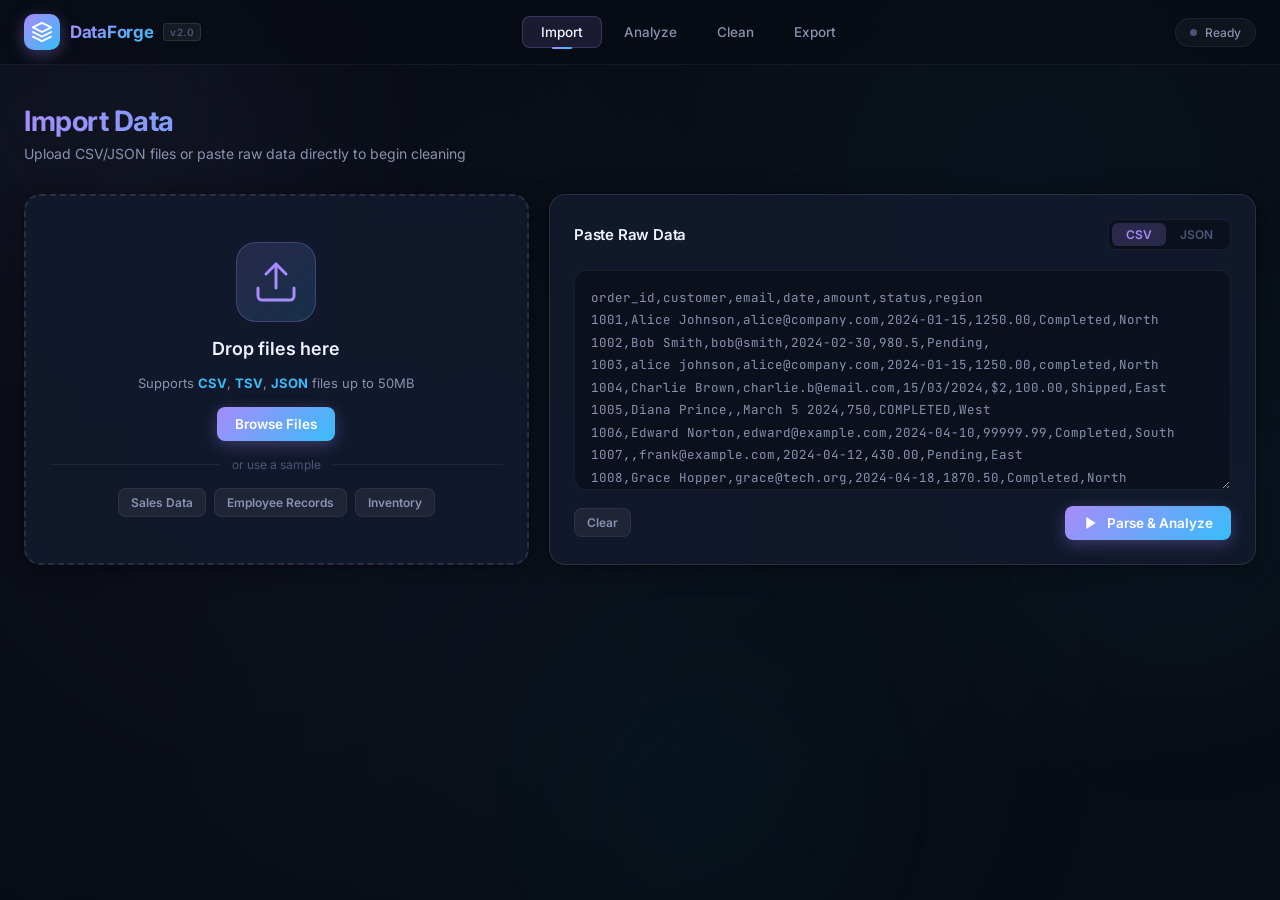
<file: Data Cleaning & Structural ValidationTransform raw, unstructured dat/index.html>
<!DOCTYPE html>
<html lang="en">
<head>
  <meta charset="UTF-8" />
  <meta name="viewport" content="width=device-width, initial-scale=1.0" />
  <title>DataForge — Data Cleaning & Structural Validation</title>
  <meta name="description" content="Transform raw, unstructured data into reliable, analysis-ready formats. Detect duplicates, missing values, and inconsistent formats with DataForge." />
  <link rel="preconnect" href="https://fonts.googleapis.com" />
  <link rel="preconnect" href="https://fonts.gstatic.com" crossorigin />
  <link href="https://fonts.googleapis.com/css2?family=Inter:wght@300;400;500;600;700;800&family=JetBrains+Mono:wght@400;500&display=swap" rel="stylesheet" />
  <link rel="stylesheet" href="styles.css" />
</head>
<body>
  <!-- Background mesh -->
  <div class="bg-mesh"></div>
  <div class="bg-orb bg-orb-1"></div>
  <div class="bg-orb bg-orb-2"></div>
  <div class="bg-orb bg-orb-3"></div>

  <!-- Header -->
  <header class="header">
    <div class="header-inner">
      <div class="logo">
        <div class="logo-icon">
          <svg width="22" height="22" viewBox="0 0 24 24" fill="none">
            <path d="M12 2L2 7l10 5 10-5-10-5zM2 17l10 5 10-5M2 12l10 5 10-5" stroke="currentColor" stroke-width="2" stroke-linecap="round" stroke-linejoin="round"/>
          </svg>
        </div>
        <span class="logo-text">DataForge</span>
        <span class="logo-badge">v2.0</span>
      </div>
      <nav class="nav-pills">
        <button class="nav-pill active" data-tab="ingest" id="nav-ingest">Import</button>
        <button class="nav-pill" data-tab="analyze" id="nav-analyze">Analyze</button>
        <button class="nav-pill" data-tab="clean" id="nav-clean">Clean</button>
        <button class="nav-pill" data-tab="export" id="nav-export">Export</button>
      </nav>
      <div class="header-actions">
        <div class="status-indicator" id="global-status">
          <span class="status-dot idle"></span>
          <span class="status-text">Ready</span>
        </div>
      </div>
    </div>
  </header>

  <!-- Main Content -->
  <main class="main">

    <!-- ===== TAB: IMPORT ===== -->
    <section class="tab-panel active" id="tab-ingest">
      <div class="section-header">
        <div>
          <h1 class="section-title">Import Data</h1>
          <p class="section-subtitle">Upload CSV/JSON files or paste raw data directly to begin cleaning</p>
        </div>
      </div>

      <div class="import-grid">
        <!-- Upload Zone -->
        <div class="card upload-card" id="drop-zone">
          <div class="upload-icon-wrap">
            <svg class="upload-icon" width="48" height="48" viewBox="0 0 24 24" fill="none">
              <path d="M21 15v4a2 2 0 0 1-2 2H5a2 2 0 0 1-2-2v-4" stroke="currentColor" stroke-width="1.5" stroke-linecap="round" stroke-linejoin="round"/>
              <polyline points="17 8 12 3 7 8" stroke="currentColor" stroke-width="1.5" stroke-linecap="round" stroke-linejoin="round"/>
              <line x1="12" y1="3" x2="12" y2="15" stroke="currentColor" stroke-width="1.5" stroke-linecap="round"/>
            </svg>
          </div>
          <p class="upload-title">Drop files here</p>
          <p class="upload-hint">Supports <strong>CSV</strong>, <strong>TSV</strong>, <strong>JSON</strong> files up to 50MB</p>
          <input type="file" id="file-input" accept=".csv,.tsv,.json,.txt" style="display:none" />
          <button class="btn btn-primary" id="browse-btn">Browse Files</button>
          <div class="upload-divider"><span>or use a sample</span></div>
          <div class="sample-btns">
            <button class="btn btn-ghost btn-sm" id="sample-sales">Sales Data</button>
            <button class="btn btn-ghost btn-sm" id="sample-employees">Employee Records</button>
            <button class="btn btn-ghost btn-sm" id="sample-inventory">Inventory</button>
          </div>
        </div>

        <!-- Paste Zone -->
        <div class="card paste-card">
          <div class="card-header-row">
            <h3 class="card-title">Paste Raw Data</h3>
            <div class="format-toggle">
              <button class="fmt-btn active" data-fmt="csv" id="fmt-csv">CSV</button>
              <button class="fmt-btn" data-fmt="json" id="fmt-json">JSON</button>
            </div>
          </div>
          <textarea id="raw-input" class="raw-textarea" placeholder="Paste your CSV or JSON data here...
Example CSV:
name,age,email,salary
Alice,28,alice@example.com,75000
Bob,,bob@example,65000
Alice,28,alice@example.com,75000
Charlie,abc,charlie@example.com,"></textarea>
          <div class="paste-actions">
            <button class="btn btn-ghost btn-sm" id="clear-input-btn">Clear</button>
            <button class="btn btn-primary" id="parse-btn">
              <svg width="16" height="16" viewBox="0 0 24 24" fill="none"><path d="M5 3l14 9-14 9V3z" fill="currentColor"/></svg>
              Parse & Analyze
            </button>
          </div>
        </div>
      </div>

      <!-- Recent imports -->
      <div class="card recent-card" id="recent-section" style="display:none">
        <div class="card-header-row">
          <h3 class="card-title">Loaded Dataset</h3>
          <div class="dataset-meta" id="dataset-meta"></div>
        </div>
        <div class="table-wrap" id="preview-table-wrap">
          <table class="data-table" id="preview-table"></table>
        </div>
        <div class="card-footer-row">
          <span class="hint-text" id="preview-hint"></span>
          <button class="btn btn-accent" id="go-analyze-btn">
            Analyze Issues
            <svg width="16" height="16" viewBox="0 0 24 24" fill="none"><path d="M5 12h14M12 5l7 7-7 7" stroke="currentColor" stroke-width="2" stroke-linecap="round" stroke-linejoin="round"/></svg>
          </button>
        </div>
      </div>
    </section>

    <!-- ===== TAB: ANALYZE ===== -->
    <section class="tab-panel" id="tab-analyze">
      <div class="section-header">
        <div>
          <h1 class="section-title">Data Analysis</h1>
          <p class="section-subtitle">Comprehensive structural validation report across all columns</p>
        </div>
        <button class="btn btn-ghost" id="re-analyze-btn">
          <svg width="16" height="16" viewBox="0 0 24 24" fill="none"><path d="M23 4v6h-6M1 20v-6h6" stroke="currentColor" stroke-width="2" stroke-linecap="round" stroke-linejoin="round"/><path d="M3.51 9a9 9 0 0 1 14.85-3.36L23 10M1 14l4.64 4.36A9 9 0 0 0 20.49 15" stroke="currentColor" stroke-width="2" stroke-linecap="round" stroke-linejoin="round"/></svg>
          Re-analyze
        </button>
      </div>

      <!-- Health Score -->
      <div class="health-banner" id="health-banner">
        <div class="health-score-wrap">
          <svg class="health-ring" viewBox="0 0 120 120" width="120" height="120">
            <circle cx="60" cy="60" r="50" fill="none" stroke="rgba(255,255,255,0.08)" stroke-width="10"/>
            <circle cx="60" cy="60" r="50" fill="none" stroke="url(#scoreGrad)" stroke-width="10"
              stroke-linecap="round" stroke-dasharray="314" stroke-dashoffset="314"
              id="score-ring" style="transform: rotate(-90deg); transform-origin: center;"/>
            <defs>
              <linearGradient id="scoreGrad" x1="0%" y1="0%" x2="100%" y2="100%">
                <stop offset="0%" stop-color="#a78bfa"/>
                <stop offset="100%" stop-color="#38bdf8"/>
              </linearGradient>
            </defs>
          </svg>
          <div class="health-score-text">
            <span class="health-score-num" id="health-score-num">–</span>
            <span class="health-score-label">Health</span>
          </div>
        </div>
        <div class="health-stats">
          <div class="hstat" id="hstat-rows">
            <span class="hstat-value">–</span>
            <span class="hstat-label">Total Rows</span>
          </div>
          <div class="hstat" id="hstat-cols">
            <span class="hstat-value">–</span>
            <span class="hstat-label">Columns</span>
          </div>
          <div class="hstat hstat-warn" id="hstat-dups">
            <span class="hstat-value">–</span>
            <span class="hstat-label">Duplicates</span>
          </div>
          <div class="hstat hstat-warn" id="hstat-missing">
            <span class="hstat-value">–</span>
            <span class="hstat-label">Missing Values</span>
          </div>
          <div class="hstat hstat-err" id="hstat-invalid">
            <span class="hstat-value">–</span>
            <span class="hstat-label">Format Issues</span>
          </div>
        </div>
      </div>

      <!-- Column Analysis -->
      <div class="issues-grid" id="column-analysis">
        <div class="empty-state">
          <svg width="64" height="64" viewBox="0 0 24 24" fill="none"><circle cx="11" cy="11" r="8" stroke="currentColor" stroke-width="1.5"/><path d="M21 21l-4.35-4.35" stroke="currentColor" stroke-width="1.5" stroke-linecap="round"/></svg>
          <p>Import a dataset first to see analysis</p>
        </div>
      </div>

      <!-- Issues List -->
      <div class="card" id="issues-list-card" style="display:none">
        <div class="card-header-row">
          <h3 class="card-title">Detected Issues</h3>
          <div class="filter-chips" id="issue-filters">
            <button class="chip active" data-filter="all">All</button>
            <button class="chip" data-filter="duplicate">
              <span class="chip-dot dup"></span>Duplicates
            </button>
            <button class="chip" data-filter="missing">
              <span class="chip-dot miss"></span>Missing
            </button>
            <button class="chip" data-filter="format">
              <span class="chip-dot fmt"></span>Format
            </button>
            <button class="chip" data-filter="outlier">
              <span class="chip-dot out"></span>Outliers
            </button>
          </div>
        </div>
        <div class="issues-table-wrap">
          <table class="issues-table" id="issues-table">
            <thead>
              <tr>
                <th>Row</th>
                <th>Column</th>
                <th>Issue Type</th>
                <th>Current Value</th>
                <th>Suggestion</th>
              </tr>
            </thead>
            <tbody id="issues-tbody"></tbody>
          </table>
        </div>
        <div class="card-footer-row">
          <span class="hint-text" id="issues-count-hint"></span>
          <button class="btn btn-accent" id="go-clean-btn">
            Apply Fixes
            <svg width="16" height="16" viewBox="0 0 24 24" fill="none"><path d="M5 12h14M12 5l7 7-7 7" stroke="currentColor" stroke-width="2" stroke-linecap="round" stroke-linejoin="round"/></svg>
          </button>
        </div>
      </div>
    </section>

    <!-- ===== TAB: CLEAN ===== -->
    <section class="tab-panel" id="tab-clean">
      <div class="section-header">
        <div>
          <h1 class="section-title">Data Cleaning</h1>
          <p class="section-subtitle">Configure and apply automated cleaning rules to fix detected issues</p>
        </div>
      </div>

      <div class="clean-layout">
        <!-- Rules Panel -->
        <div class="rules-panel">
          <div class="card rules-card">
            <h3 class="card-title">Cleaning Rules</h3>
            <div class="rules-list" id="rules-list">
              <div class="rule-item">
                <div class="rule-info">
                  <div class="rule-icon dup-icon">
                    <svg width="16" height="16" viewBox="0 0 24 24" fill="none"><rect x="9" y="9" width="13" height="13" rx="2" stroke="currentColor" stroke-width="2"/><path d="M5 15H4a2 2 0 0 1-2-2V4a2 2 0 0 1 2-2h9a2 2 0 0 1 2 2v1" stroke="currentColor" stroke-width="2"/></svg>
                  </div>
                  <div>
                    <p class="rule-name">Remove Duplicates</p>
                    <p class="rule-desc">Eliminate exact duplicate rows</p>
                  </div>
                </div>
                <label class="toggle">
                  <input type="checkbox" id="rule-dedup" checked />
                  <span class="toggle-track"></span>
                </label>
              </div>
              <div class="rule-item">
                <div class="rule-info">
                  <div class="rule-icon miss-icon">
                    <svg width="16" height="16" viewBox="0 0 24 24" fill="none"><path d="M12 22C6.477 22 2 17.523 2 12S6.477 2 12 2s10 4.477 10 10-4.477 10-10 10z" stroke="currentColor" stroke-width="2"/><path d="M12 8v4m0 4h.01" stroke="currentColor" stroke-width="2" stroke-linecap="round"/></svg>
                  </div>
                  <div>
                    <p class="rule-name">Fill Missing Values</p>
                    <p class="rule-desc">Replace nulls with mean/median/mode</p>
                  </div>
                </div>
                <label class="toggle">
                  <input type="checkbox" id="rule-fill" checked />
                  <span class="toggle-track"></span>
                </label>
              </div>
              <div class="rule-sub" id="fill-strategy-wrap">
                <label class="rule-sub-label">Strategy</label>
                <select class="select-input" id="fill-strategy">
                  <option value="mean">Mean (numeric)</option>
                  <option value="median">Median (numeric)</option>
                  <option value="mode">Mode (categorical)</option>
                  <option value="zero">Zero / Empty string</option>
                  <option value="drop">Drop rows with missing</option>
                </select>
              </div>
              <div class="rule-item">
                <div class="rule-info">
                  <div class="rule-icon fmt-icon">
                    <svg width="16" height="16" viewBox="0 0 24 24" fill="none"><path d="M11 4H4a2 2 0 0 0-2 2v14a2 2 0 0 0 2 2h14a2 2 0 0 0 2-2v-7" stroke="currentColor" stroke-width="2" stroke-linecap="round" stroke-linejoin="round"/><path d="M18.5 2.5a2.121 2.121 0 0 1 3 3L12 15l-4 1 1-4 9.5-9.5z" stroke="currentColor" stroke-width="2" stroke-linecap="round" stroke-linejoin="round"/></svg>
                  </div>
                  <div>
                    <p class="rule-name">Standardize Text</p>
                    <p class="rule-desc">Trim whitespace, fix casing</p>
                  </div>
                </div>
                <label class="toggle">
                  <input type="checkbox" id="rule-text" checked />
                  <span class="toggle-track"></span>
                </label>
              </div>
              <div class="rule-item">
                <div class="rule-info">
                  <div class="rule-icon fmt-icon">
                    <svg width="16" height="16" viewBox="0 0 24 24" fill="none"><rect x="3" y="4" width="18" height="18" rx="2" ry="2" stroke="currentColor" stroke-width="2"/><line x1="16" y1="2" x2="16" y2="6" stroke="currentColor" stroke-width="2" stroke-linecap="round"/><line x1="8" y1="2" x2="8" y2="6" stroke="currentColor" stroke-width="2" stroke-linecap="round"/><line x1="3" y1="10" x2="21" y2="10" stroke="currentColor" stroke-width="2"/></svg>
                  </div>
                  <div>
                    <p class="rule-name">Fix Date Formats</p>
                    <p class="rule-desc">Normalize to ISO 8601 (YYYY-MM-DD)</p>
                  </div>
                </div>
                <label class="toggle">
                  <input type="checkbox" id="rule-dates" checked />
                  <span class="toggle-track"></span>
                </label>
              </div>
              <div class="rule-item">
                <div class="rule-info">
                  <div class="rule-icon out-icon">
                    <svg width="16" height="16" viewBox="0 0 24 24" fill="none"><path d="M10.29 3.86L1.82 18a2 2 0 0 0 1.71 3h16.94a2 2 0 0 0 1.71-3L13.71 3.86a2 2 0 0 0-3.42 0z" stroke="currentColor" stroke-width="2"/><line x1="12" y1="9" x2="12" y2="13" stroke="currentColor" stroke-width="2" stroke-linecap="round"/><line x1="12" y1="17" x2="12.01" y2="17" stroke="currentColor" stroke-width="2" stroke-linecap="round"/></svg>
                  </div>
                  <div>
                    <p class="rule-name">Flag Outliers</p>
                    <p class="rule-desc">Mark values beyond 3σ from mean</p>
                  </div>
                </div>
                <label class="toggle">
                  <input type="checkbox" id="rule-outliers" checked />
                  <span class="toggle-track"></span>
                </label>
              </div>
              <div class="rule-item">
                <div class="rule-info">
                  <div class="rule-icon fmt-icon">
                    <svg width="16" height="16" viewBox="0 0 24 24" fill="none"><path d="M4 4h16c1.1 0 2 .9 2 2v12c0 1.1-.9 2-2 2H4c-1.1 0-2-.9-2-2V6c0-1.1.9-2 2-2z" stroke="currentColor" stroke-width="2"/><polyline points="22,6 12,13 2,6" stroke="currentColor" stroke-width="2"/></svg>
                  </div>
                  <div>
                    <p class="rule-name">Validate Emails</p>
                    <p class="rule-desc">Flag malformed email addresses</p>
                  </div>
                </div>
                <label class="toggle">
                  <input type="checkbox" id="rule-emails" checked />
                  <span class="toggle-track"></span>
                </label>
              </div>
              <div class="rule-item">
                <div class="rule-info">
                  <div class="rule-icon fmt-icon">
                    <svg width="16" height="16" viewBox="0 0 24 24" fill="none"><line x1="12" y1="1" x2="12" y2="23" stroke="currentColor" stroke-width="2" stroke-linecap="round"/><path d="M17 5H9.5a3.5 3.5 0 0 0 0 7h5a3.5 3.5 0 0 1 0 7H6" stroke="currentColor" stroke-width="2" stroke-linecap="round" stroke-linejoin="round"/></svg>
                  </div>
                  <div>
                    <p class="rule-name">Normalize Numbers</p>
                    <p class="rule-desc">Remove currency symbols, commas</p>
                  </div>
                </div>
                <label class="toggle">
                  <input type="checkbox" id="rule-numbers" checked />
                  <span class="toggle-track"></span>
                </label>
              </div>
            </div>
            <button class="btn btn-primary w-full" id="apply-rules-btn">
              <svg width="16" height="16" viewBox="0 0 24 24" fill="none"><path d="M20.84 4.61a5.5 5.5 0 0 0-7.78 0L12 5.67l-1.06-1.06a5.5 5.5 0 0 0-7.78 7.78l1.06 1.06L12 21.23l7.78-7.78 1.06-1.06a5.5 5.5 0 0 0 0-7.78z" stroke="currentColor" stroke-width="2"/></svg>
              Apply All Rules
            </button>
          </div>
        </div>

        <!-- Cleaned Preview -->
        <div class="clean-preview">
          <div class="card">
            <div class="card-header-row">
              <h3 class="card-title">Cleaned Data Preview</h3>
              <div class="clean-diff-toggle">
                <button class="diff-btn active" id="diff-show-changes">Show Changes</button>
                <button class="diff-btn" id="diff-show-all">Show All</button>
              </div>
            </div>
            <div class="clean-summary-bar" id="clean-summary-bar" style="display:none">
              <div class="csummary-item csummary-removed">
                <span class="csummary-num" id="cs-removed">0</span>
                <span class="csummary-label">Rows Removed</span>
              </div>
              <div class="csummary-item csummary-filled">
                <span class="csummary-num" id="cs-filled">0</span>
                <span class="csummary-label">Values Filled</span>
              </div>
              <div class="csummary-item csummary-fixed">
                <span class="csummary-num" id="cs-fixed">0</span>
                <span class="csummary-label">Formats Fixed</span>
              </div>
              <div class="csummary-item csummary-flagged">
                <span class="csummary-num" id="cs-flagged">0</span>
                <span class="csummary-label">Outliers Flagged</span>
              </div>
            </div>
            <div class="table-wrap" id="clean-table-wrap">
              <div class="empty-state">
                <svg width="64" height="64" viewBox="0 0 24 24" fill="none"><path d="M12 22C6.477 22 2 17.523 2 12S6.477 2 12 2s10 4.477 10 10-4.477 10-10 10z" stroke="currentColor" stroke-width="1.5"/><path d="M12 8v4m0 4h.01" stroke="currentColor" stroke-width="1.5" stroke-linecap="round"/></svg>
                <p>Apply rules to see cleaned preview</p>
              </div>
            </div>
            <div class="card-footer-row" id="clean-footer" style="display:none">
              <span class="hint-text" id="clean-hint"></span>
              <button class="btn btn-accent" id="go-export-btn">
                Export Data
                <svg width="16" height="16" viewBox="0 0 24 24" fill="none"><path d="M5 12h14M12 5l7 7-7 7" stroke="currentColor" stroke-width="2" stroke-linecap="round" stroke-linejoin="round"/></svg>
              </button>
            </div>
          </div>
        </div>
      </div>
    </section>

    <!-- ===== TAB: EXPORT ===== -->
    <section class="tab-panel" id="tab-export">
      <div class="section-header">
        <div>
          <h1 class="section-title">Export</h1>
          <p class="section-subtitle">Download your cleaned, analysis-ready dataset</p>
        </div>
      </div>

      <div class="export-grid">
        <div class="card export-option" id="export-csv-card">
          <div class="export-icon">
            <svg width="40" height="40" viewBox="0 0 24 24" fill="none"><path d="M14 2H6a2 2 0 0 0-2 2v16a2 2 0 0 0 2 2h12a2 2 0 0 0 2-2V8z" stroke="currentColor" stroke-width="1.5" stroke-linecap="round" stroke-linejoin="round"/><polyline points="14 2 14 8 20 8" stroke="currentColor" stroke-width="1.5" stroke-linecap="round" stroke-linejoin="round"/><line x1="16" y1="13" x2="8" y2="13" stroke="currentColor" stroke-width="1.5" stroke-linecap="round"/><line x1="16" y1="17" x2="8" y2="17" stroke="currentColor" stroke-width="1.5" stroke-linecap="round"/><polyline points="10 9 9 9 8 9" stroke="currentColor" stroke-width="1.5" stroke-linecap="round"/></svg>
          </div>
          <h3 class="export-format-name">CSV</h3>
          <p class="export-format-desc">Comma-separated values, compatible with Excel, Google Sheets, and any data tool</p>
          <button class="btn btn-primary" id="download-csv-btn">
            <svg width="16" height="16" viewBox="0 0 24 24" fill="none"><path d="M21 15v4a2 2 0 0 1-2 2H5a2 2 0 0 1-2-2v-4" stroke="currentColor" stroke-width="2" stroke-linecap="round" stroke-linejoin="round"/><polyline points="7 10 12 15 17 10" stroke="currentColor" stroke-width="2" stroke-linecap="round" stroke-linejoin="round"/><line x1="12" y1="15" x2="12" y2="3" stroke="currentColor" stroke-width="2" stroke-linecap="round"/></svg>
            Download CSV
          </button>
        </div>

        <div class="card export-option" id="export-json-card">
          <div class="export-icon">
            <svg width="40" height="40" viewBox="0 0 24 24" fill="none"><polyline points="16 18 22 12 16 6" stroke="currentColor" stroke-width="1.5" stroke-linecap="round" stroke-linejoin="round"/><polyline points="8 6 2 12 8 18" stroke="currentColor" stroke-width="1.5" stroke-linecap="round" stroke-linejoin="round"/></svg>
          </div>
          <h3 class="export-format-name">JSON</h3>
          <p class="export-format-desc">JavaScript Object Notation, ideal for APIs, web applications, and NoSQL databases</p>
          <button class="btn btn-primary" id="download-json-btn">
            <svg width="16" height="16" viewBox="0 0 24 24" fill="none"><path d="M21 15v4a2 2 0 0 1-2 2H5a2 2 0 0 1-2-2v-4" stroke="currentColor" stroke-width="2" stroke-linecap="round" stroke-linejoin="round"/><polyline points="7 10 12 15 17 10" stroke="currentColor" stroke-width="2" stroke-linecap="round" stroke-linejoin="round"/><line x1="12" y1="15" x2="12" y2="3" stroke="currentColor" stroke-width="2" stroke-linecap="round"/></svg>
            Download JSON
          </button>
        </div>

        <div class="card export-option" id="export-report-card">
          <div class="export-icon">
            <svg width="40" height="40" viewBox="0 0 24 24" fill="none"><path d="M14 2H6a2 2 0 0 0-2 2v16a2 2 0 0 0 2 2h12a2 2 0 0 0 2-2V8z" stroke="currentColor" stroke-width="1.5"/><polyline points="14 2 14 8 20 8" stroke="currentColor" stroke-width="1.5"/><path d="M12 18v-6m-3 3h6" stroke="currentColor" stroke-width="1.5" stroke-linecap="round"/></svg>
          </div>
          <h3 class="export-format-name">Cleaning Report</h3>
          <p class="export-format-desc">Full audit trail of all changes made, issues detected, and cleaning decisions</p>
          <button class="btn btn-primary" id="download-report-btn">
            <svg width="16" height="16" viewBox="0 0 24 24" fill="none"><path d="M21 15v4a2 2 0 0 1-2 2H5a2 2 0 0 1-2-2v-4" stroke="currentColor" stroke-width="2" stroke-linecap="round" stroke-linejoin="round"/><polyline points="7 10 12 15 17 10" stroke="currentColor" stroke-width="2" stroke-linecap="round" stroke-linejoin="round"/><line x1="12" y1="15" x2="12" y2="3" stroke="currentColor" stroke-width="2" stroke-linecap="round"/></svg>
            Download Report
          </button>
        </div>
      </div>

      <!-- Export preview -->
      <div class="card" id="export-preview-card" style="display:none">
        <div class="card-header-row">
          <h3 class="card-title">Final Dataset Preview</h3>
          <span class="badge-success" id="export-row-count"></span>
        </div>
        <div class="table-wrap" id="export-table-wrap"></div>
      </div>
    </section>

  </main>

  <!-- Toast Notifications -->
  <div class="toast-container" id="toast-container"></div>

  <!-- Loading Overlay -->
  <div class="loading-overlay" id="loading-overlay" style="display:none">
    <div class="loading-card">
      <div class="spinner"></div>
      <p class="loading-text" id="loading-text">Processing...</p>
    </div>
  </div>

  <script src="app.js"></script>
</body>
</html>
</file>
<file: Data Cleaning & Structural ValidationTransform raw, unstructured dat/styles.css>
/* ============================
   CSS CUSTOM PROPERTIES
   ============================ */
:root {
  --bg-base: #080c14;
  --bg-surface: #0d1424;
  --bg-elevated: #121a2e;
  --bg-card: rgba(19, 26, 46, 0.85);
  --bg-card-hover: rgba(26, 36, 60, 0.9);

  --border-subtle: rgba(255, 255, 255, 0.06);
  --border-default: rgba(255, 255, 255, 0.1);
  --border-strong: rgba(255, 255, 255, 0.18);

  --text-primary: #f0f4ff;
  --text-secondary: #8892b0;
  --text-muted: #4a5578;

  --accent-purple: #a78bfa;
  --accent-blue: #38bdf8;
  --accent-cyan: #22d3ee;
  --accent-green: #4ade80;
  --accent-orange: #fb923c;
  --accent-red: #f87171;
  --accent-yellow: #fbbf24;

  --gradient-primary: linear-gradient(135deg, #a78bfa 0%, #38bdf8 100%);
  --gradient-green: linear-gradient(135deg, #4ade80 0%, #22d3ee 100%);
  --gradient-orange: linear-gradient(135deg, #fb923c 0%, #f87171 100%);

  --shadow-card: 0 4px 24px rgba(0, 0, 0, 0.4), 0 1px 4px rgba(0, 0, 0, 0.3);
  --shadow-elevated: 0 8px 40px rgba(0, 0, 0, 0.5), 0 2px 8px rgba(0, 0, 0, 0.4);

  --radius-sm: 8px;
  --radius-md: 12px;
  --radius-lg: 16px;
  --radius-xl: 24px;

  --font-body: 'Inter', system-ui, sans-serif;
  --font-mono: 'JetBrains Mono', monospace;

  --transition-fast: 150ms ease;
  --transition-normal: 250ms ease;
  --transition-slow: 400ms ease;
}

/* ============================
   RESET & BASE
   ============================ */
*, *::before, *::after {
  box-sizing: border-box;
  margin: 0;
  padding: 0;
}

html { scroll-behavior: smooth; }

body {
  font-family: var(--font-body);
  background: var(--bg-base);
  color: var(--text-primary);
  min-height: 100vh;
  overflow-x: hidden;
  -webkit-font-smoothing: antialiased;
}

/* ============================
   BACKGROUND EFFECTS
   ============================ */
.bg-mesh {
  position: fixed;
  inset: 0;
  background-image:
    radial-gradient(circle at 20% 50%, rgba(167, 139, 250, 0.04) 0%, transparent 50%),
    radial-gradient(circle at 80% 20%, rgba(56, 189, 248, 0.04) 0%, transparent 50%),
    radial-gradient(circle at 50% 80%, rgba(34, 211, 238, 0.03) 0%, transparent 50%);
  pointer-events: none;
  z-index: 0;
}

.bg-orb {
  position: fixed;
  border-radius: 50%;
  filter: blur(80px);
  pointer-events: none;
  z-index: 0;
  opacity: 0.35;
  animation: orbFloat 20s ease-in-out infinite;
}

.bg-orb-1 {
  width: 600px; height: 600px;
  top: -200px; left: -200px;
  background: radial-gradient(circle, rgba(167, 139, 250, 0.2) 0%, transparent 70%);
  animation-delay: 0s;
}

.bg-orb-2 {
  width: 500px; height: 500px;
  top: 30%; right: -150px;
  background: radial-gradient(circle, rgba(56, 189, 248, 0.18) 0%, transparent 70%);
  animation-delay: -7s;
}

.bg-orb-3 {
  width: 400px; height: 400px;
  bottom: -100px; left: 40%;
  background: radial-gradient(circle, rgba(34, 211, 238, 0.12) 0%, transparent 70%);
  animation-delay: -14s;
}

@keyframes orbFloat {
  0%, 100% { transform: translate(0, 0) scale(1); }
  33% { transform: translate(30px, -30px) scale(1.05); }
  66% { transform: translate(-20px, 20px) scale(0.95); }
}

/* ============================
   HEADER
   ============================ */
.header {
  position: sticky;
  top: 0;
  z-index: 100;
  background: rgba(8, 12, 20, 0.8);
  backdrop-filter: blur(20px);
  -webkit-backdrop-filter: blur(20px);
  border-bottom: 1px solid var(--border-subtle);
}

.header-inner {
  max-width: 1400px;
  margin: 0 auto;
  padding: 0 24px;
  height: 64px;
  display: flex;
  align-items: center;
  gap: 24px;
}

.logo {
  display: flex;
  align-items: center;
  gap: 10px;
  flex-shrink: 0;
}

.logo-icon {
  width: 36px;
  height: 36px;
  background: var(--gradient-primary);
  border-radius: 10px;
  display: flex;
  align-items: center;
  justify-content: center;
  color: white;
  box-shadow: 0 4px 16px rgba(167, 139, 250, 0.35);
}

.logo-text {
  font-size: 17px;
  font-weight: 700;
  background: var(--gradient-primary);
  -webkit-background-clip: text;
  -webkit-text-fill-color: transparent;
  background-clip: text;
  letter-spacing: -0.3px;
}

.logo-badge {
  font-size: 10px;
  font-weight: 600;
  color: var(--text-muted);
  background: var(--border-subtle);
  border: 1px solid var(--border-default);
  border-radius: 4px;
  padding: 2px 6px;
  letter-spacing: 0.5px;
}

.nav-pills {
  display: flex;
  gap: 4px;
  flex: 1;
  justify-content: center;
}

.nav-pill {
  padding: 7px 18px;
  border-radius: 8px;
  border: none;
  background: transparent;
  color: var(--text-secondary);
  font-size: 13.5px;
  font-weight: 500;
  cursor: pointer;
  transition: all var(--transition-normal);
  font-family: var(--font-body);
  position: relative;
}

.nav-pill:hover {
  color: var(--text-primary);
  background: rgba(255, 255, 255, 0.06);
}

.nav-pill.active {
  color: var(--text-primary);
  background: rgba(167, 139, 250, 0.12);
  border: 1px solid rgba(167, 139, 250, 0.25);
}

.nav-pill.active::after {
  content: '';
  position: absolute;
  bottom: -2px;
  left: 50%;
  transform: translateX(-50%);
  width: 20px;
  height: 2px;
  background: var(--gradient-primary);
  border-radius: 2px;
}

.header-actions { margin-left: auto; }

.status-indicator {
  display: flex;
  align-items: center;
  gap: 8px;
  background: rgba(255, 255, 255, 0.04);
  border: 1px solid var(--border-subtle);
  border-radius: 20px;
  padding: 6px 14px;
}

.status-dot {
  width: 7px;
  height: 7px;
  border-radius: 50%;
  flex-shrink: 0;
}
.status-dot.idle { background: var(--text-muted); }
.status-dot.active { background: var(--accent-green); animation: pulse 1.5s infinite; }
.status-dot.warning { background: var(--accent-yellow); }
.status-dot.error { background: var(--accent-red); }

@keyframes pulse {
  0%, 100% { opacity: 1; box-shadow: 0 0 0 0 rgba(74, 222, 128, 0.4); }
  50% { opacity: 0.8; box-shadow: 0 0 0 6px rgba(74, 222, 128, 0); }
}

.status-text {
  font-size: 12px;
  font-weight: 500;
  color: var(--text-secondary);
}

/* ============================
   MAIN CONTENT
   ============================ */
.main {
  position: relative;
  z-index: 1;
  max-width: 1400px;
  margin: 0 auto;
  padding: 40px 24px 80px;
}

/* ============================
   TAB PANELS
   ============================ */
.tab-panel { display: none; animation: fadeIn 0.3s ease; }
.tab-panel.active { display: block; }

@keyframes fadeIn {
  from { opacity: 0; transform: translateY(8px); }
  to { opacity: 1; transform: translateY(0); }
}

/* ============================
   SECTION HEADER
   ============================ */
.section-header {
  display: flex;
  align-items: flex-start;
  justify-content: space-between;
  margin-bottom: 32px;
}

.section-title {
  font-size: 28px;
  font-weight: 700;
  letter-spacing: -0.5px;
  background: var(--gradient-primary);
  -webkit-background-clip: text;
  -webkit-text-fill-color: transparent;
  background-clip: text;
  line-height: 1.2;
}

.section-subtitle {
  font-size: 14px;
  color: var(--text-secondary);
  margin-top: 6px;
  font-weight: 400;
}

/* ============================
   CARDS
   ============================ */
.card {
  background: var(--bg-card);
  backdrop-filter: blur(16px);
  -webkit-backdrop-filter: blur(16px);
  border: 1px solid var(--border-default);
  border-radius: var(--radius-lg);
  padding: 24px;
  box-shadow: var(--shadow-card);
  transition: all var(--transition-normal);
}

.card:hover {
  border-color: var(--border-strong);
}

.card-header-row {
  display: flex;
  align-items: center;
  justify-content: space-between;
  margin-bottom: 20px;
}

.card-title {
  font-size: 15px;
  font-weight: 600;
  color: var(--text-primary);
  letter-spacing: -0.2px;
}

.card-footer-row {
  display: flex;
  align-items: center;
  justify-content: space-between;
  margin-top: 20px;
  padding-top: 16px;
  border-top: 1px solid var(--border-subtle);
}

/* ============================
   IMPORT GRID
   ============================ */
.import-grid {
  display: grid;
  grid-template-columns: 1fr 1.4fr;
  gap: 20px;
  margin-bottom: 20px;
}

@media (max-width: 768px) {
  .import-grid { grid-template-columns: 1fr; }
}

/* Upload Card */
.upload-card {
  display: flex;
  flex-direction: column;
  align-items: center;
  justify-content: center;
  text-align: center;
  gap: 16px;
  padding: 40px 24px;
  border: 2px dashed var(--border-default);
  cursor: pointer;
  transition: all var(--transition-normal);
  min-height: 340px;
}

.upload-card.drag-over {
  border-color: var(--accent-purple);
  background: rgba(167, 139, 250, 0.07);
  transform: scale(1.01);
}

.upload-icon-wrap {
  width: 80px;
  height: 80px;
  border-radius: 20px;
  background: linear-gradient(135deg, rgba(167, 139, 250, 0.15), rgba(56, 189, 248, 0.15));
  border: 1px solid rgba(167, 139, 250, 0.25);
  display: flex;
  align-items: center;
  justify-content: center;
  color: var(--accent-purple);
  transition: transform var(--transition-normal);
}

.upload-card:hover .upload-icon-wrap {
  transform: translateY(-4px);
}

.upload-title {
  font-size: 18px;
  font-weight: 600;
  color: var(--text-primary);
}

.upload-hint {
  font-size: 13px;
  color: var(--text-secondary);
}

.upload-hint strong { color: var(--accent-blue); }

.upload-divider {
  width: 100%;
  display: flex;
  align-items: center;
  gap: 12px;
  color: var(--text-muted);
  font-size: 12px;
}
.upload-divider::before, .upload-divider::after {
  content: '';
  flex: 1;
  height: 1px;
  background: var(--border-subtle);
}

.sample-btns {
  display: flex;
  gap: 8px;
  flex-wrap: wrap;
  justify-content: center;
}

/* Paste Card */
.paste-card {
  display: flex;
  flex-direction: column;
}

.format-toggle {
  display: flex;
  background: rgba(0, 0, 0, 0.3);
  border-radius: 8px;
  padding: 3px;
  border: 1px solid var(--border-subtle);
}

.fmt-btn {
  padding: 4px 14px;
  border-radius: 6px;
  border: none;
  background: transparent;
  color: var(--text-muted);
  font-size: 12px;
  font-weight: 600;
  cursor: pointer;
  transition: all var(--transition-fast);
  font-family: var(--font-body);
}

.fmt-btn.active {
  background: rgba(167, 139, 250, 0.2);
  color: var(--accent-purple);
}

.raw-textarea {
  flex: 1;
  min-height: 220px;
  background: rgba(0, 0, 0, 0.3);
  border: 1px solid var(--border-subtle);
  border-radius: var(--radius-md);
  padding: 16px;
  color: var(--text-secondary);
  font-family: var(--font-mono);
  font-size: 12.5px;
  line-height: 1.8;
  resize: vertical;
  outline: none;
  transition: border-color var(--transition-fast);
}

.raw-textarea:focus {
  border-color: rgba(167, 139, 250, 0.4);
  color: var(--text-primary);
}

.raw-textarea::placeholder { color: var(--text-muted); }

.paste-actions {
  display: flex;
  justify-content: space-between;
  align-items: center;
  margin-top: 16px;
}

/* Recent / Preview Card */
.recent-card {}

.dataset-meta {
  display: flex;
  gap: 12px;
  font-size: 12px;
  color: var(--text-secondary);
}

/* ============================
   BUTTONS
   ============================ */
.btn {
  display: inline-flex;
  align-items: center;
  gap: 8px;
  padding: 9px 18px;
  border-radius: var(--radius-sm);
  border: none;
  font-size: 13.5px;
  font-weight: 600;
  cursor: pointer;
  font-family: var(--font-body);
  transition: all var(--transition-normal);
  white-space: nowrap;
  text-decoration: none;
}

.btn:active { transform: scale(0.97); }

.btn-primary {
  background: var(--gradient-primary);
  color: white;
  box-shadow: 0 4px 16px rgba(167, 139, 250, 0.3);
}
.btn-primary:hover {
  box-shadow: 0 6px 24px rgba(167, 139, 250, 0.45);
  transform: translateY(-1px);
}

.btn-accent {
  background: linear-gradient(135deg, #4ade80 0%, #22d3ee 100%);
  color: #0a1520;
  box-shadow: 0 4px 16px rgba(74, 222, 128, 0.25);
  font-weight: 700;
}
.btn-accent:hover {
  box-shadow: 0 6px 24px rgba(74, 222, 128, 0.4);
  transform: translateY(-1px);
}

.btn-ghost {
  background: rgba(255, 255, 255, 0.06);
  color: var(--text-secondary);
  border: 1px solid var(--border-subtle);
}
.btn-ghost:hover {
  background: rgba(255, 255, 255, 0.1);
  color: var(--text-primary);
  border-color: var(--border-default);
}

.btn-sm {
  padding: 6px 12px;
  font-size: 12px;
}

.btn.w-full { width: 100%; justify-content: center; }

/* ============================
   TABLES
   ============================ */
.table-wrap {
  overflow-x: auto;
  border-radius: var(--radius-md);
  border: 1px solid var(--border-subtle);
}

.data-table, .issues-table {
  width: 100%;
  border-collapse: collapse;
  font-size: 13px;
}

.data-table th, .issues-table th {
  background: rgba(167, 139, 250, 0.08);
  padding: 11px 14px;
  text-align: left;
  font-size: 11px;
  font-weight: 700;
  text-transform: uppercase;
  letter-spacing: 0.8px;
  color: var(--text-secondary);
  white-space: nowrap;
  border-bottom: 1px solid var(--border-subtle);
}

.data-table td, .issues-table td {
  padding: 10px 14px;
  border-bottom: 1px solid var(--border-subtle);
  color: var(--text-secondary);
  font-family: var(--font-mono);
  font-size: 12px;
  max-width: 200px;
  overflow: hidden;
  text-overflow: ellipsis;
  white-space: nowrap;
}

.data-table tr:last-child td,
.issues-table tr:last-child td { border-bottom: none; }

.data-table tr:hover td,
.issues-table tr:hover td {
  background: rgba(167, 139, 250, 0.04);
  color: var(--text-primary);
}

.cell-missing { color: var(--accent-red) !important; font-style: italic; }
.cell-duplicate { background: rgba(251, 146, 60, 0.08) !important; }
.cell-changed { background: rgba(74, 222, 128, 0.08) !important; color: var(--accent-green) !important; }
.cell-flagged { background: rgba(251, 191, 36, 0.08) !important; color: var(--accent-yellow) !important; }
.cell-invalid { background: rgba(248, 113, 113, 0.08) !important; color: var(--accent-red) !important; }

/* ============================
   HEALTH BANNER
   ============================ */
.health-banner {
  background: linear-gradient(135deg, rgba(167, 139, 250, 0.08) 0%, rgba(56, 189, 248, 0.08) 100%);
  border: 1px solid rgba(167, 139, 250, 0.2);
  border-radius: var(--radius-xl);
  padding: 32px 40px;
  display: flex;
  align-items: center;
  gap: 48px;
  margin-bottom: 32px;
  position: relative;
  overflow: hidden;
}

.health-banner::before {
  content: '';
  position: absolute;
  inset: 0;
  background: linear-gradient(135deg, rgba(167, 139, 250, 0.03), transparent);
  pointer-events: none;
}

.health-score-wrap {
  position: relative;
  flex-shrink: 0;
}

.health-ring { transform: rotate(-90deg); transform-origin: center; }

.health-score-text {
  position: absolute;
  inset: 0;
  display: flex;
  flex-direction: column;
  align-items: center;
  justify-content: center;
  transform: rotate(0deg);
}

.health-score-num {
  font-size: 28px;
  font-weight: 800;
  background: var(--gradient-primary);
  -webkit-background-clip: text;
  -webkit-text-fill-color: transparent;
  background-clip: text;
  line-height: 1;
}

.health-score-label {
  font-size: 10px;
  font-weight: 600;
  color: var(--text-muted);
  text-transform: uppercase;
  letter-spacing: 1px;
  margin-top: 2px;
}

.health-stats {
  display: flex;
  gap: 32px;
  flex-wrap: wrap;
}

.hstat {
  display: flex;
  flex-direction: column;
  gap: 4px;
}

.hstat-value {
  font-size: 26px;
  font-weight: 700;
  color: var(--text-primary);
  letter-spacing: -0.5px;
  line-height: 1;
}

.hstat-label {
  font-size: 11px;
  font-weight: 500;
  color: var(--text-muted);
  text-transform: uppercase;
  letter-spacing: 0.5px;
}

.hstat-warn .hstat-value { color: var(--accent-yellow); }
.hstat-err .hstat-value { color: var(--accent-red); }

/* ============================
   COLUMN ANALYSIS GRID
   ============================ */
.issues-grid {
  display: grid;
  grid-template-columns: repeat(auto-fill, minmax(300px, 1fr));
  gap: 16px;
  margin-bottom: 24px;
}

.col-card {
  background: var(--bg-card);
  border: 1px solid var(--border-default);
  border-radius: var(--radius-md);
  padding: 20px;
  transition: all var(--transition-normal);
}

.col-card:hover {
  border-color: var(--border-strong);
  transform: translateY(-2px);
  box-shadow: var(--shadow-elevated);
}

.col-card-header {
  display: flex;
  align-items: center;
  justify-content: space-between;
  margin-bottom: 16px;
}

.col-name {
  font-size: 14px;
  font-weight: 600;
  color: var(--text-primary);
  font-family: var(--font-mono);
}

.col-type-badge {
  font-size: 10px;
  font-weight: 700;
  padding: 3px 8px;
  border-radius: 4px;
  text-transform: uppercase;
  letter-spacing: 0.5px;
}

.col-type-string { background: rgba(167, 139, 250, 0.15); color: var(--accent-purple); }
.col-type-number { background: rgba(56, 189, 248, 0.15); color: var(--accent-blue); }
.col-type-date { background: rgba(74, 222, 128, 0.15); color: var(--accent-green); }
.col-type-email { background: rgba(251, 146, 60, 0.15); color: var(--accent-orange); }
.col-type-mixed { background: rgba(251, 191, 36, 0.15); color: var(--accent-yellow); }
.col-type-boolean { background: rgba(34, 211, 238, 0.15); color: var(--accent-cyan); }

.col-metrics {
  display: flex;
  flex-direction: column;
  gap: 10px;
}

.col-metric {
  display: flex;
  align-items: center;
  justify-content: space-between;
  font-size: 12.5px;
}

.col-metric-label { color: var(--text-muted); }

.col-metric-bar-wrap {
  flex: 1;
  margin: 0 10px;
  height: 4px;
  background: rgba(255, 255, 255, 0.06);
  border-radius: 2px;
  overflow: hidden;
}

.col-metric-bar {
  height: 100%;
  border-radius: 2px;
  transition: width 0.8s cubic-bezier(0.25, 1, 0.5, 1);
}

.bar-complete { background: var(--gradient-green); }
.bar-missing { background: var(--gradient-orange); }
.bar-unique { background: var(--gradient-primary); }

.col-metric-val {
  font-weight: 600;
  font-family: var(--font-mono);
  min-width: 40px;
  text-align: right;
}

.col-issues-list {
  margin-top: 12px;
  display: flex;
  flex-wrap: wrap;
  gap: 6px;
}

.issue-chip {
  display: flex;
  align-items: center;
  gap: 4px;
  padding: 3px 8px;
  border-radius: 20px;
  font-size: 11px;
  font-weight: 600;
}

.issue-chip-dup { background: rgba(251, 146, 60, 0.12); color: var(--accent-orange); border: 1px solid rgba(251, 146, 60, 0.2); }
.issue-chip-miss { background: rgba(248, 113, 113, 0.12); color: var(--accent-red); border: 1px solid rgba(248, 113, 113, 0.2); }
.issue-chip-fmt { background: rgba(251, 191, 36, 0.12); color: var(--accent-yellow); border: 1px solid rgba(251, 191, 36, 0.2); }
.issue-chip-out { background: rgba(167, 139, 250, 0.12); color: var(--accent-purple); border: 1px solid rgba(167, 139, 250, 0.2); }
.issue-chip-ok { background: rgba(74, 222, 128, 0.12); color: var(--accent-green); border: 1px solid rgba(74, 222, 128, 0.2); }

/* ============================
   ISSUES TABLE
   ============================ */
.issues-table-wrap {
  max-height: 420px;
  overflow-y: auto;
  border-radius: var(--radius-md);
  border: 1px solid var(--border-subtle);
}

.filter-chips {
  display: flex;
  gap: 6px;
}

.chip {
  display: flex;
  align-items: center;
  gap: 5px;
  padding: 5px 12px;
  border-radius: 20px;
  border: 1px solid var(--border-subtle);
  background: transparent;
  color: var(--text-muted);
  font-size: 12px;
  font-weight: 500;
  cursor: pointer;
  transition: all var(--transition-fast);
  font-family: var(--font-body);
}

.chip:hover {
  color: var(--text-secondary);
  border-color: var(--border-default);
}

.chip.active {
  background: rgba(167, 139, 250, 0.12);
  border-color: rgba(167, 139, 250, 0.3);
  color: var(--accent-purple);
}

.chip-dot {
  width: 7px;
  height: 7px;
  border-radius: 50%;
}

.chip-dot.dup { background: var(--accent-orange); }
.chip-dot.miss { background: var(--accent-red); }
.chip-dot.fmt { background: var(--accent-yellow); }
.chip-dot.out { background: var(--accent-purple); }

.issue-badge {
  display: inline-flex;
  align-items: center;
  gap: 4px;
  padding: 3px 8px;
  border-radius: 4px;
  font-size: 11px;
  font-weight: 600;
  text-transform: capitalize;
}

.issue-badge.duplicate { background: rgba(251, 146, 60, 0.12); color: var(--accent-orange); }
.issue-badge.missing { background: rgba(248, 113, 113, 0.12); color: var(--accent-red); }
.issue-badge.format { background: rgba(251, 191, 36, 0.12); color: var(--accent-yellow); }
.issue-badge.outlier { background: rgba(167, 139, 250, 0.12); color: var(--accent-purple); }

.suggestion-text {
  color: var(--accent-green);
  font-family: var(--font-mono);
  font-size: 11.5px;
}

/* ============================
   CLEAN LAYOUT
   ============================ */
.clean-layout {
  display: grid;
  grid-template-columns: 340px 1fr;
  gap: 20px;
  align-items: start;
}

@media (max-width: 900px) {
  .clean-layout { grid-template-columns: 1fr; }
}

.rules-card { position: sticky; top: 84px; }

.rules-list {
  display: flex;
  flex-direction: column;
  gap: 2px;
  margin-bottom: 20px;
}

.rule-item {
  display: flex;
  align-items: center;
  justify-content: space-between;
  padding: 14px 0;
  border-bottom: 1px solid var(--border-subtle);
}

.rule-item:last-child { border-bottom: none; }

.rule-info {
  display: flex;
  align-items: center;
  gap: 12px;
}

.rule-icon {
  width: 34px;
  height: 34px;
  border-radius: 8px;
  display: flex;
  align-items: center;
  justify-content: center;
  flex-shrink: 0;
}

.dup-icon { background: rgba(251, 146, 60, 0.12); color: var(--accent-orange); }
.miss-icon { background: rgba(248, 113, 113, 0.12); color: var(--accent-red); }
.fmt-icon { background: rgba(251, 191, 36, 0.12); color: var(--accent-yellow); }
.out-icon { background: rgba(167, 139, 250, 0.12); color: var(--accent-purple); }

.rule-name {
  font-size: 13.5px;
  font-weight: 600;
  color: var(--text-primary);
}

.rule-desc {
  font-size: 11.5px;
  color: var(--text-muted);
  margin-top: 2px;
}

.rule-sub {
  padding: 0 0 14px 46px;
  margin-top: -8px;
  border-bottom: 1px solid var(--border-subtle);
  display: flex;
  align-items: center;
  gap: 12px;
}

.rule-sub-label {
  font-size: 12px;
  color: var(--text-muted);
  white-space: nowrap;
}

/* Toggle Switch */
.toggle {
  position: relative;
  display: inline-block;
  width: 40px;
  height: 22px;
  flex-shrink: 0;
}

.toggle input { display: none; }

.toggle-track {
  position: absolute;
  inset: 0;
  background: rgba(255, 255, 255, 0.1);
  border-radius: 11px;
  cursor: pointer;
  transition: background var(--transition-fast);
  border: 1px solid var(--border-subtle);
}

.toggle-track::before {
  content: '';
  position: absolute;
  width: 16px;
  height: 16px;
  border-radius: 50%;
  background: var(--text-muted);
  top: 2px;
  left: 2px;
  transition: all var(--transition-fast);
}

.toggle input:checked + .toggle-track {
  background: linear-gradient(135deg, rgba(167, 139, 250, 0.4), rgba(56, 189, 248, 0.4));
  border-color: rgba(167, 139, 250, 0.4);
}

.toggle input:checked + .toggle-track::before {
  transform: translateX(18px);
  background: var(--accent-purple);
}

/* Select */
.select-input {
  background: rgba(0, 0, 0, 0.3);
  border: 1px solid var(--border-subtle);
  border-radius: 7px;
  color: var(--text-secondary);
  font-size: 12px;
  padding: 5px 10px;
  outline: none;
  font-family: var(--font-body);
  cursor: pointer;
  flex: 1;
}

.select-input:focus { border-color: rgba(167, 139, 250, 0.4); }

/* Clean Summary Bar */
.clean-summary-bar {
  display: flex;
  gap: 0;
  border-radius: var(--radius-md);
  overflow: hidden;
  border: 1px solid var(--border-subtle);
  margin-bottom: 20px;
}

.csummary-item {
  flex: 1;
  padding: 14px 16px;
  display: flex;
  flex-direction: column;
  gap: 4px;
  border-right: 1px solid var(--border-subtle);
}
.csummary-item:last-child { border-right: none; }

.csummary-num {
  font-size: 24px;
  font-weight: 700;
  line-height: 1;
}

.csummary-label {
  font-size: 10.5px;
  font-weight: 500;
  color: var(--text-muted);
  text-transform: uppercase;
  letter-spacing: 0.5px;
}

.csummary-removed .csummary-num { color: var(--accent-red); }
.csummary-filled .csummary-num { color: var(--accent-blue); }
.csummary-fixed .csummary-num { color: var(--accent-green); }
.csummary-flagged .csummary-num { color: var(--accent-yellow); }

/* Diff buttons */
.clean-diff-toggle {
  display: flex;
  background: rgba(0, 0, 0, 0.3);
  border-radius: 8px;
  padding: 3px;
  border: 1px solid var(--border-subtle);
}

.diff-btn {
  padding: 4px 12px;
  border-radius: 6px;
  border: none;
  background: transparent;
  color: var(--text-muted);
  font-size: 11.5px;
  font-weight: 600;
  cursor: pointer;
  transition: all var(--transition-fast);
  font-family: var(--font-body);
}

.diff-btn.active {
  background: rgba(167, 139, 250, 0.2);
  color: var(--accent-purple);
}

/* ============================
   EXPORT
   ============================ */
.export-grid {
  display: grid;
  grid-template-columns: repeat(3, 1fr);
  gap: 20px;
  margin-bottom: 24px;
}

@media (max-width: 768px) {
  .export-grid { grid-template-columns: 1fr; }
}

.export-option {
  display: flex;
  flex-direction: column;
  align-items: center;
  text-align: center;
  gap: 16px;
  padding: 36px 24px;
  transition: all var(--transition-normal);
  cursor: default;
}

.export-option:hover {
  transform: translateY(-4px);
  box-shadow: var(--shadow-elevated);
  border-color: rgba(167, 139, 250, 0.3);
}

.export-icon {
  width: 72px;
  height: 72px;
  border-radius: 18px;
  background: linear-gradient(135deg, rgba(167, 139, 250, 0.12), rgba(56, 189, 248, 0.12));
  border: 1px solid rgba(167, 139, 250, 0.2);
  display: flex;
  align-items: center;
  justify-content: center;
  color: var(--accent-purple);
}

.export-format-name {
  font-size: 18px;
  font-weight: 700;
  color: var(--text-primary);
}

.export-format-desc {
  font-size: 13px;
  color: var(--text-secondary);
  line-height: 1.6;
}

.badge-success {
  background: rgba(74, 222, 128, 0.12);
  color: var(--accent-green);
  border: 1px solid rgba(74, 222, 128, 0.25);
  padding: 4px 12px;
  border-radius: 20px;
  font-size: 12px;
  font-weight: 600;
}

/* ============================
   EMPTY STATE
   ============================ */
.empty-state {
  display: flex;
  flex-direction: column;
  align-items: center;
  justify-content: center;
  gap: 16px;
  padding: 60px 24px;
  color: var(--text-muted);
  grid-column: 1 / -1;
}

.empty-state svg { opacity: 0.3; }
.empty-state p { font-size: 14px; }

/* ============================
   HINT TEXT
   ============================ */
.hint-text {
  font-size: 12.5px;
  color: var(--text-muted);
}

/* ============================
   TOAST NOTIFICATIONS
   ============================ */
.toast-container {
  position: fixed;
  bottom: 24px;
  right: 24px;
  z-index: 1000;
  display: flex;
  flex-direction: column;
  gap: 10px;
  pointer-events: none;
}

.toast {
  background: var(--bg-elevated);
  border: 1px solid var(--border-default);
  border-radius: var(--radius-md);
  padding: 14px 18px;
  display: flex;
  align-items: center;
  gap: 12px;
  box-shadow: var(--shadow-elevated);
  pointer-events: all;
  animation: toastSlide 0.35s cubic-bezier(0.34, 1.56, 0.64, 1);
  min-width: 260px;
  max-width: 380px;
}

@keyframes toastSlide {
  from { transform: translateX(100%); opacity: 0; }
  to { transform: translateX(0); opacity: 1; }
}

.toast.toast-out {
  animation: toastFade 0.25s ease forwards;
}

@keyframes toastFade {
  to { transform: translateX(120%); opacity: 0; }
}

.toast-icon { flex-shrink: 0; }
.toast-text { font-size: 13.5px; font-weight: 500; }

.toast-success .toast-icon { color: var(--accent-green); }
.toast-warning .toast-icon { color: var(--accent-yellow); }
.toast-error .toast-icon { color: var(--accent-red); }
.toast-info .toast-icon { color: var(--accent-blue); }

/* ============================
   LOADING OVERLAY
   ============================ */
.loading-overlay {
  position: fixed;
  inset: 0;
  background: rgba(8, 12, 20, 0.75);
  backdrop-filter: blur(8px);
  z-index: 500;
  display: flex;
  align-items: center;
  justify-content: center;
}

.loading-card {
  background: var(--bg-elevated);
  border: 1px solid var(--border-default);
  border-radius: var(--radius-xl);
  padding: 40px 56px;
  display: flex;
  flex-direction: column;
  align-items: center;
  gap: 20px;
  box-shadow: var(--shadow-elevated);
}

.spinner {
  width: 48px;
  height: 48px;
  border: 3px solid rgba(167, 139, 250, 0.15);
  border-top-color: var(--accent-purple);
  border-radius: 50%;
  animation: spin 0.8s linear infinite;
}

@keyframes spin {
  to { transform: rotate(360deg); }
}

.loading-text {
  font-size: 14px;
  color: var(--text-secondary);
  font-weight: 500;
}

/* ============================
   SCROLLBAR
   ============================ */
::-webkit-scrollbar { width: 6px; height: 6px; }
::-webkit-scrollbar-track { background: transparent; }
::-webkit-scrollbar-thumb { background: rgba(255,255,255,0.1); border-radius: 3px; }
::-webkit-scrollbar-thumb:hover { background: rgba(255,255,255,0.18); }

/* ============================
   RESPONSIVE
   ============================ */
@media (max-width: 768px) {
  .main { padding: 24px 16px 60px; }
  .header-inner { padding: 0 16px; }
  .nav-pills { gap: 2px; }
  .nav-pill { padding: 6px 12px; font-size: 12px; }
  .health-banner { flex-direction: column; align-items: flex-start; gap: 24px; padding: 24px; }
  .health-stats { gap: 20px; }
}
</file>
